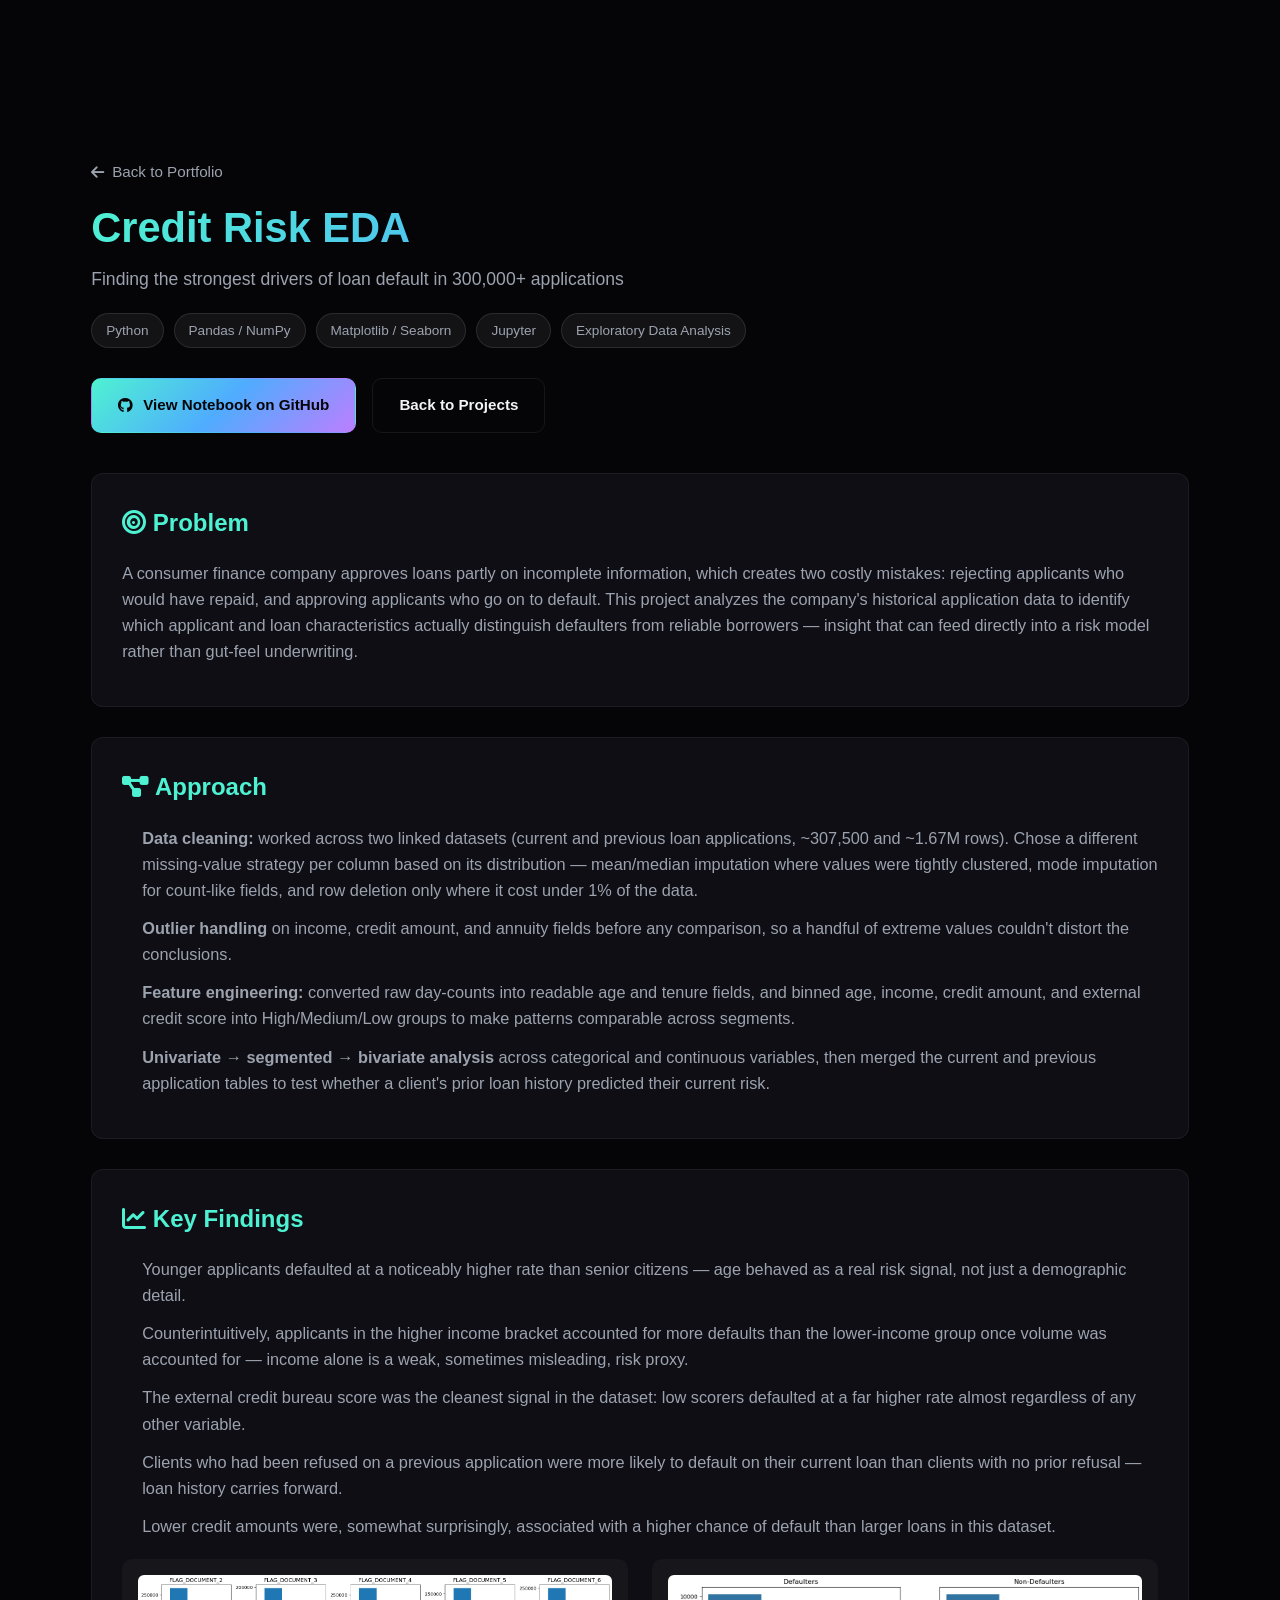
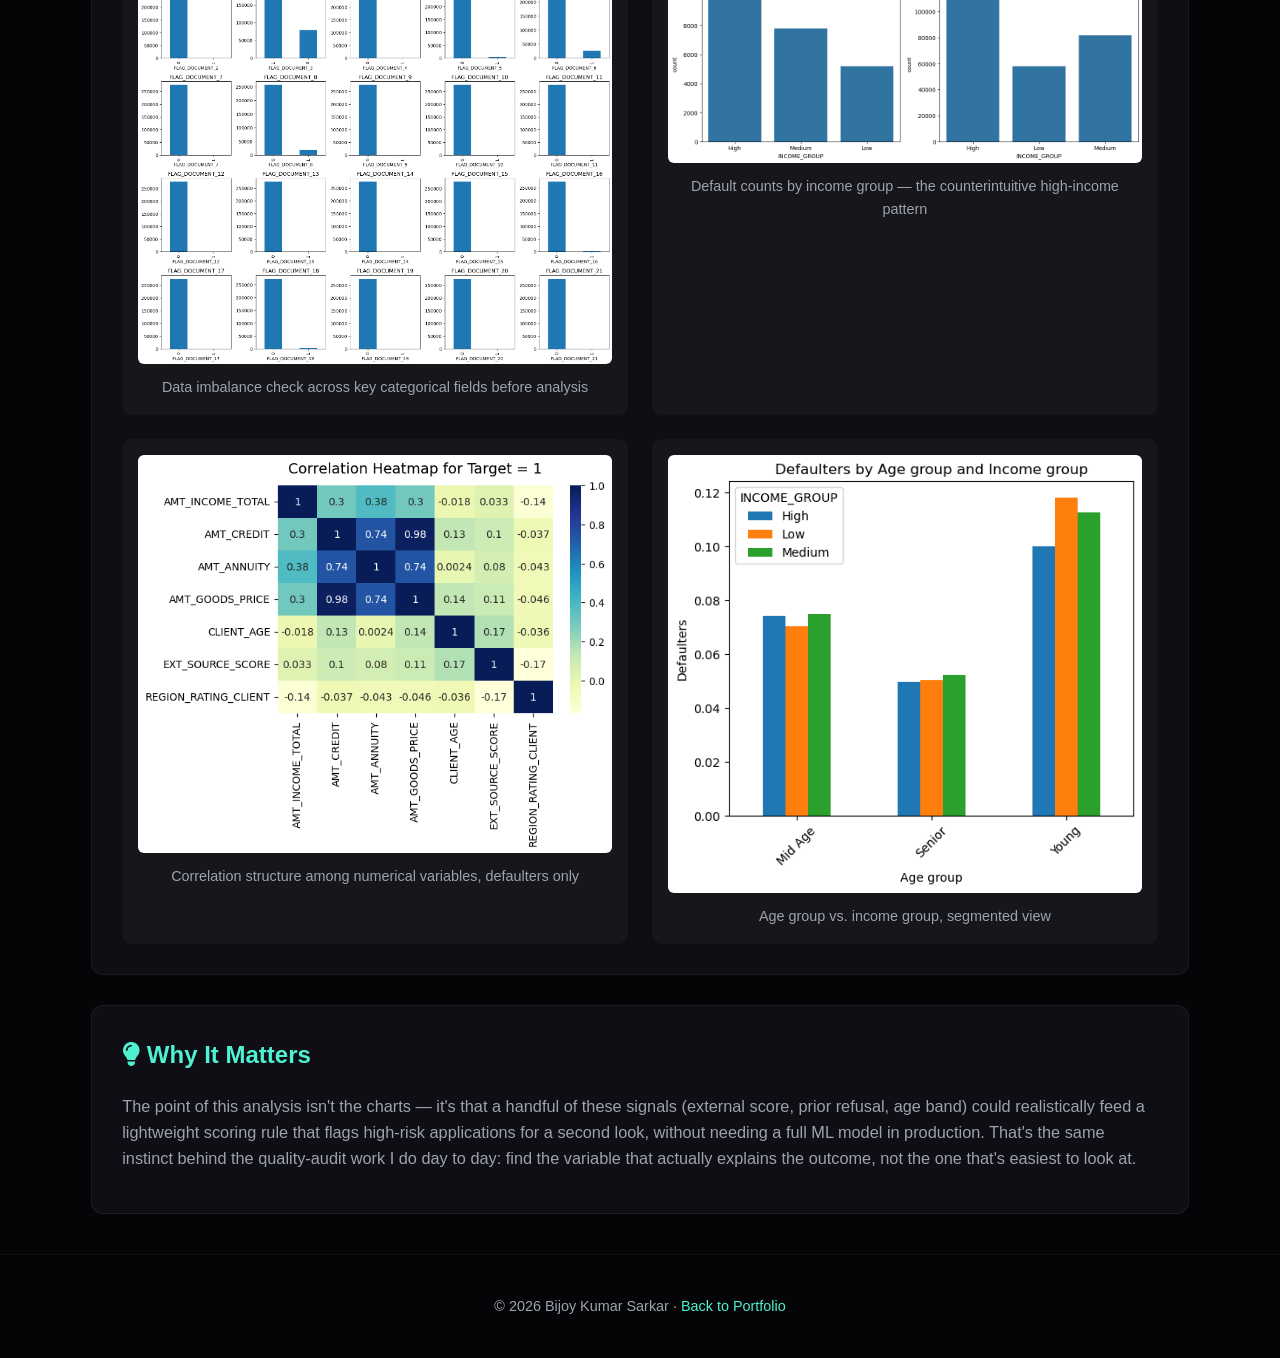
<file: credit-risk-eda.html>
<!DOCTYPE html>
<html lang="en">
<head>
    <meta charset="UTF-8">
    <meta name="viewport" content="width=device-width, initial-scale=1.0">
    <title>Credit Risk EDA Case Study | Bijoy Kumar Sarkar</title>
    <meta name="description" content="Exploratory data analysis on a 300,000+ row loan application dataset to identify the strongest drivers of loan default, by Bijoy Kumar Sarkar.">
    <meta name="robots" content="index, follow">
    <link rel="icon" type="image/png" href="favicon.png">
    <link rel="stylesheet" href="style.css">
    <link rel="stylesheet" type="text/css" href="https://cdnjs.cloudflare.com/ajax/libs/font-awesome/6.4.0/css/all.min.css">
    <style>
        .case-hero { padding: 160px 0 40px 0; }
        .case-badge-row { display: flex; flex-wrap: wrap; gap: 10px; margin: 20px 0 30px 0; }
        .case-badge { background: rgba(255,255,255,0.06); border: 1px solid rgba(255,255,255,0.1); color: var(--text-secondary); padding: 6px 14px; border-radius: 20px; font-size: 0.85rem; }
        .case-block { background: var(--bg-surface); border: 1px solid rgba(255,255,255,0.06); border-radius: 12px; padding: 30px; margin-bottom: 30px; }
        .case-block h2 { font-size: 1.5rem; margin-bottom: 18px; color: var(--neon-cyan); }
        .case-block p, .case-block li { color: var(--text-secondary); font-size: 1.02rem; margin-bottom: 12px; }
        .case-block ul { padding-left: 20px; }
        .case-block li::marker { color: var(--neon-purple); }
        .chart-grid { display: grid; grid-template-columns: 1fr 1fr; gap: 24px; margin-top: 20px; }
        .chart-card { background: rgba(255,255,255,0.03); border-radius: 10px; padding: 16px; text-align: center; }
        .chart-card img { max-width: 100%; border-radius: 6px; margin-bottom: 12px; background: #fff; }
        .chart-card span { color: var(--text-secondary); font-size: 0.9rem; display: block; }
        @media (max-width: 800px) { .chart-grid { grid-template-columns: 1fr; } }
        .back-link { display: inline-flex; align-items: center; gap: 8px; color: var(--text-secondary); margin-bottom: 20px; font-size: 0.95rem; }
        .back-link:hover { color: var(--neon-cyan); }
    </style>
</head>
<body style="background:#050508;">
    <main style="margin-top:0;">
        <section class="case-hero">
            <a href="index.html#projects" class="back-link"><i class="fa-solid fa-arrow-left"></i> Back to Portfolio</a>
            <h1 class="gradient-headline" style="font-size: 2.6rem;">Credit Risk EDA</h1>
            <p class="subtitle" style="font-size:1.1rem;">Finding the strongest drivers of loan default in 300,000+ applications</p>

            <div class="case-badge-row">
                <span class="case-badge">Python</span>
                <span class="case-badge">Pandas / NumPy</span>
                <span class="case-badge">Matplotlib / Seaborn</span>
                <span class="case-badge">Jupyter</span>
                <span class="case-badge">Exploratory Data Analysis</span>
            </div>

            <div class="hero-cta-group">
                <a href="https://github.com/bijoykrsarkar/credit-risk-eda" target="_blank" rel="noopener noreferrer" class="cta-button primary"><i class="fa-brands fa-github"></i> View Notebook on GitHub</a>
                <a href="index.html#projects" class="cta-button secondary">Back to Projects</a>
            </div>
        </section>

        <section class="case-block scroll-reveal active">
            <h2><i class="fa-solid fa-bullseye"></i> Problem</h2>
            <p>A consumer finance company approves loans partly on incomplete information, which creates two costly mistakes: rejecting applicants who would have repaid, and approving applicants who go on to default. This project analyzes the company's historical application data to identify which applicant and loan characteristics actually distinguish defaulters from reliable borrowers &mdash; insight that can feed directly into a risk model rather than gut-feel underwriting.</p>
        </section>

        <section class="case-block scroll-reveal active">
            <h2><i class="fa-solid fa-diagram-project"></i> Approach</h2>
            <ul>
                <li><strong>Data cleaning:</strong> worked across two linked datasets (current and previous loan applications, ~307,500 and ~1.67M rows). Chose a different missing-value strategy per column based on its distribution &mdash; mean/median imputation where values were tightly clustered, mode imputation for count-like fields, and row deletion only where it cost under 1% of the data.</li>
                <li><strong>Outlier handling</strong> on income, credit amount, and annuity fields before any comparison, so a handful of extreme values couldn't distort the conclusions.</li>
                <li><strong>Feature engineering:</strong> converted raw day-counts into readable age and tenure fields, and binned age, income, credit amount, and external credit score into High/Medium/Low groups to make patterns comparable across segments.</li>
                <li><strong>Univariate &rarr; segmented &rarr; bivariate analysis</strong> across categorical and continuous variables, then merged the current and previous application tables to test whether a client's prior loan history predicted their current risk.</li>
            </ul>
        </section>

        <section class="case-block scroll-reveal active">
            <h2><i class="fa-solid fa-chart-line"></i> Key Findings</h2>
            <ul>
                <li>Younger applicants defaulted at a noticeably higher rate than senior citizens &mdash; age behaved as a real risk signal, not just a demographic detail.</li>
                <li>Counterintuitively, applicants in the higher income bracket accounted for more defaults than the lower-income group once volume was accounted for &mdash; income alone is a weak, sometimes misleading, risk proxy.</li>
                <li>The external credit bureau score was the cleanest signal in the dataset: low scorers defaulted at a far higher rate almost regardless of any other variable.</li>
                <li>Clients who had been refused on a previous application were more likely to default on their current loan than clients with no prior refusal &mdash; loan history carries forward.</li>
                <li>Lower credit amounts were, somewhat surprisingly, associated with a higher chance of default than larger loans in this dataset.</li>
            </ul>

            <div class="chart-grid">
                <div class="chart-card">
                    <img src="credit-chart-imbalance.png" alt="Class imbalance across target, contract type, education, family status and housing type">
                    <span>Data imbalance check across key categorical fields before analysis</span>
                </div>
                <div class="chart-card">
                    <img src="credit-chart-income.png" alt="Defaulters and non-defaulters by income group">
                    <span>Default counts by income group &mdash; the counterintuitive high-income pattern</span>
                </div>
                <div class="chart-card">
                    <img src="credit-chart-correlation.png" alt="Correlation heatmap of numerical variables for defaulters">
                    <span>Correlation structure among numerical variables, defaulters only</span>
                </div>
                <div class="chart-card">
                    <img src="credit-chart-age-income.png" alt="Heatmap of age group against income group">
                    <span>Age group vs. income group, segmented view</span>
                </div>
            </div>
        </section>

        <section class="case-block scroll-reveal active">
            <h2><i class="fa-solid fa-lightbulb"></i> Why It Matters</h2>
            <p>The point of this analysis isn't the charts &mdash; it's that a handful of these signals (external score, prior refusal, age band) could realistically feed a lightweight scoring rule that flags high-risk applications for a second look, without needing a full ML model in production. That's the same instinct behind the quality-audit work I do day to day: find the variable that actually explains the outcome, not the one that's easiest to look at.</p>
        </section>
    </main>
    <footer style="text-align:center; padding: 40px 0; color: var(--text-secondary); font-size: 0.9rem;">
        <p>&copy; 2026 Bijoy Kumar Sarkar &middot; <a href="index.html" style="color: var(--neon-cyan);">Back to Portfolio</a></p>
    </footer>
</body>
</html>
</file>
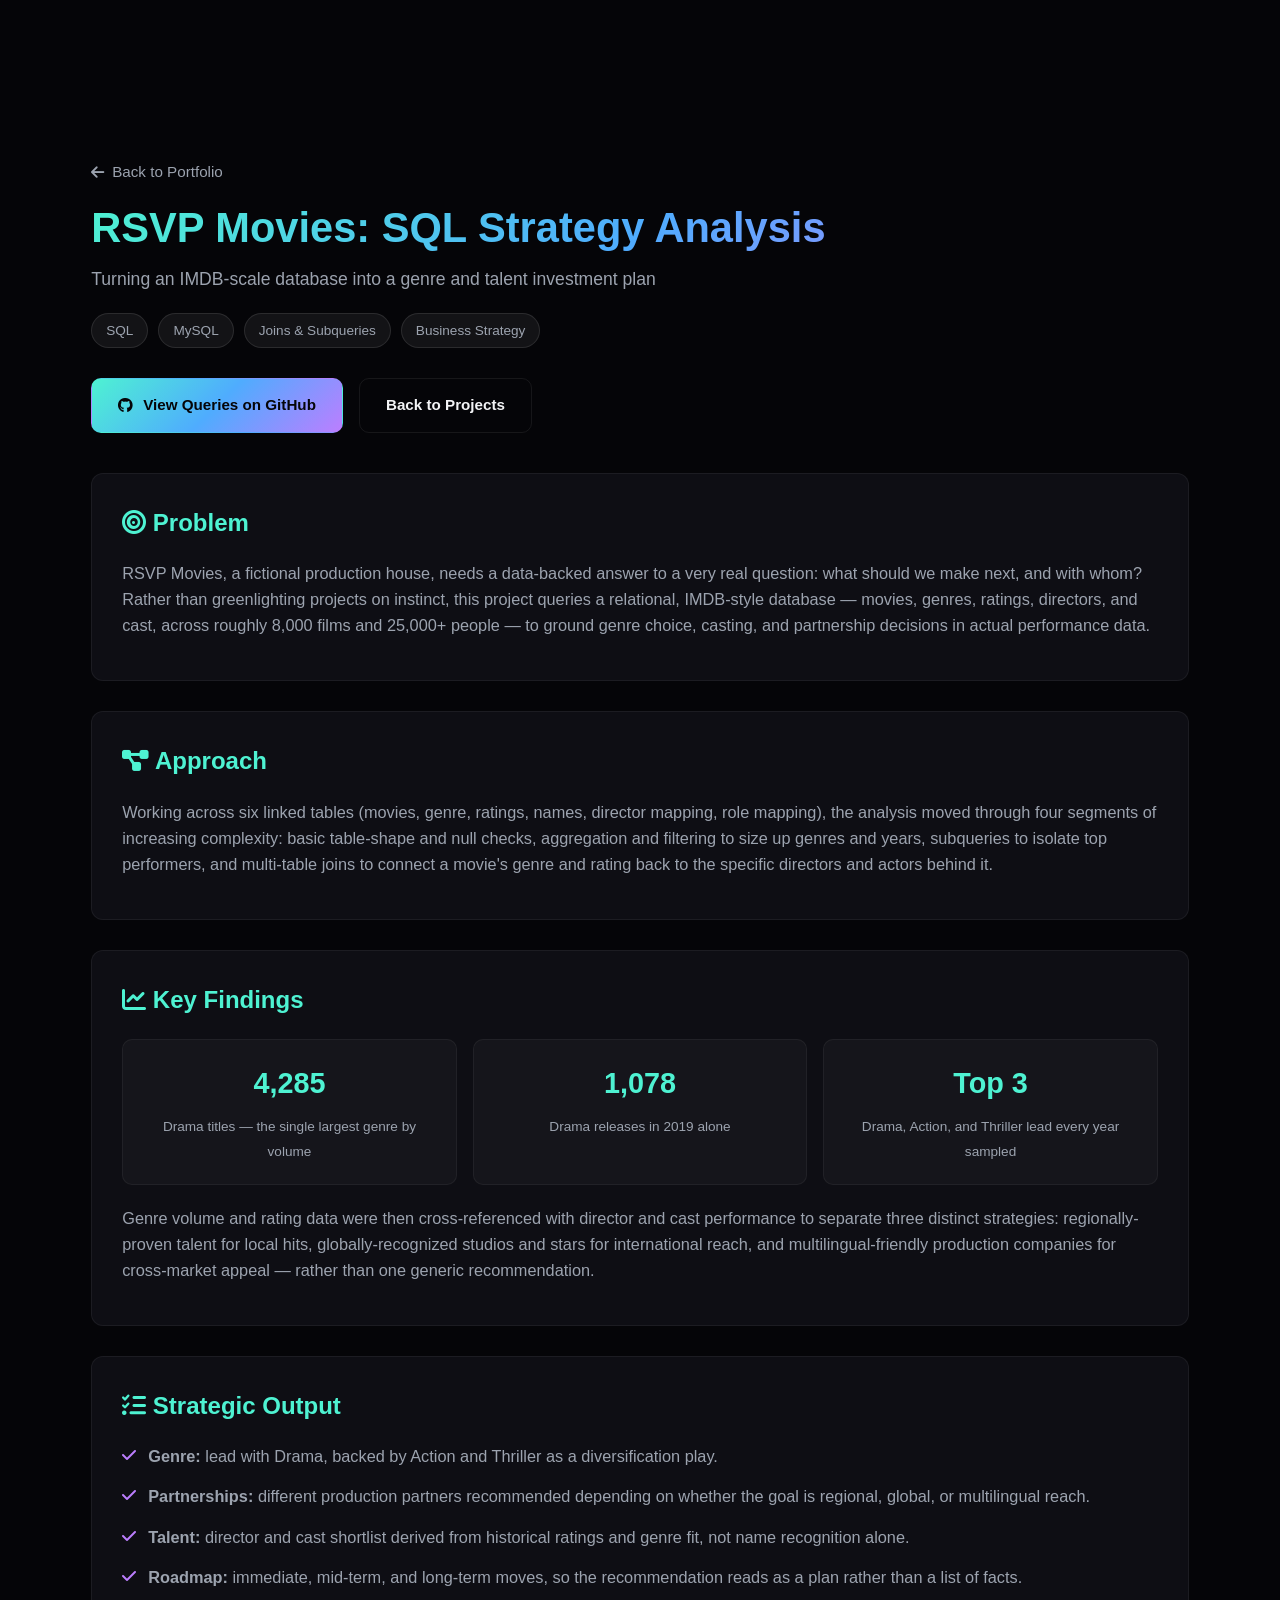
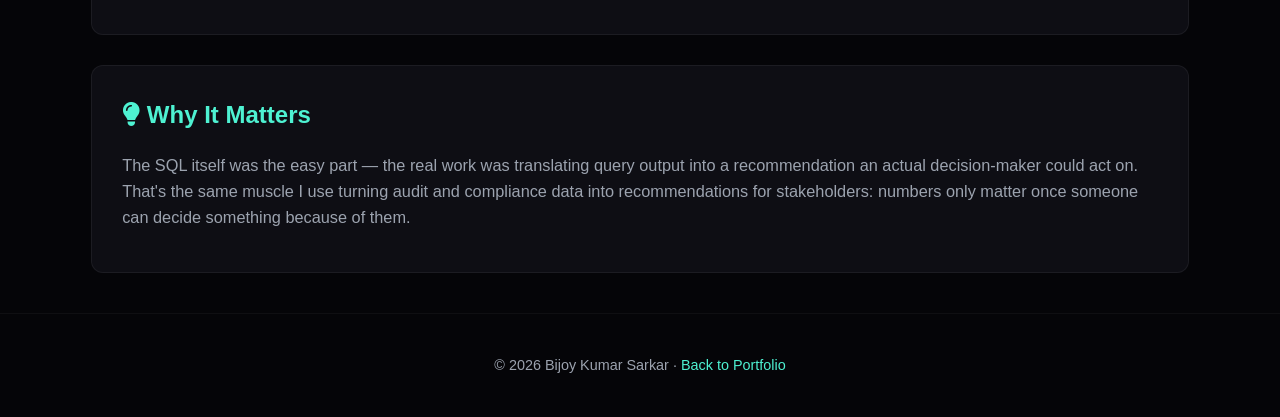
<file: rsvp-movies-analysis.html>
<!DOCTYPE html>
<html lang="en">
<head>
    <meta charset="UTF-8">
    <meta name="viewport" content="width=device-width, initial-scale=1.0">
    <title>RSVP Movies SQL Analysis | Bijoy Kumar Sarkar</title>
    <meta name="description" content="SQL analysis of an IMDB-scale movie database to build a genre, talent, and partnership strategy for a production house, by Bijoy Kumar Sarkar.">
    <meta name="robots" content="index, follow">
    <link rel="icon" type="image/png" href="favicon.png">
    <link rel="stylesheet" href="style.css">
    <link rel="stylesheet" type="text/css" href="https://cdnjs.cloudflare.com/ajax/libs/font-awesome/6.4.0/css/all.min.css">
    <style>
        .case-hero { padding: 160px 0 40px 0; }
        .case-badge-row { display: flex; flex-wrap: wrap; gap: 10px; margin: 20px 0 30px 0; }
        .case-badge { background: rgba(255,255,255,0.06); border: 1px solid rgba(255,255,255,0.1); color: var(--text-secondary); padding: 6px 14px; border-radius: 20px; font-size: 0.85rem; }
        .case-block { background: var(--bg-surface); border: 1px solid rgba(255,255,255,0.06); border-radius: 12px; padding: 30px; margin-bottom: 30px; }
        .case-block h2 { font-size: 1.5rem; margin-bottom: 18px; color: var(--neon-cyan); }
        .case-block p, .case-block li { color: var(--text-secondary); font-size: 1.02rem; margin-bottom: 12px; }
        .case-block ul { padding-left: 20px; }
        .case-block li::marker { color: var(--neon-purple); }
        .stat-grid { display: grid; grid-template-columns: repeat(3, 1fr); gap: 16px; margin: 20px 0; }
        .stat-card { background: rgba(255,255,255,0.03); border-radius: 10px; padding: 20px; text-align: center; border: 1px solid rgba(255,255,255,0.05); }
        .stat-card h3 { font-size: 1.8rem; color: var(--neon-cyan); margin-bottom: 6px; }
        .stat-card span { color: var(--text-secondary); font-size: 0.85rem; }
        @media (max-width: 800px) { .stat-grid { grid-template-columns: 1fr 1fr; } }
        .rec-row { display: flex; gap: 12px; margin-bottom: 14px; align-items: flex-start; }
        .rec-row i { color: var(--neon-purple); margin-top: 4px; }
        .back-link { display: inline-flex; align-items: center; gap: 8px; color: var(--text-secondary); margin-bottom: 20px; font-size: 0.95rem; }
        .back-link:hover { color: var(--neon-cyan); }
    </style>
</head>
<body style="background:#050508;">
    <main style="margin-top:0;">
        <section class="case-hero">
            <a href="index.html#projects" class="back-link"><i class="fa-solid fa-arrow-left"></i> Back to Portfolio</a>
            <h1 class="gradient-headline" style="font-size: 2.6rem;">RSVP Movies: SQL Strategy Analysis</h1>
            <p class="subtitle" style="font-size:1.1rem;">Turning an IMDB-scale database into a genre and talent investment plan</p>

            <div class="case-badge-row">
                <span class="case-badge">SQL</span>
                <span class="case-badge">MySQL</span>
                <span class="case-badge">Joins &amp; Subqueries</span>
                <span class="case-badge">Business Strategy</span>
            </div>

            <div class="hero-cta-group">
                <a href="https://github.com/bijoykrsarkar/rsvp-movies-sql-analysis" target="_blank" rel="noopener noreferrer" class="cta-button primary"><i class="fa-brands fa-github"></i> View Queries on GitHub</a>
                <a href="index.html#projects" class="cta-button secondary">Back to Projects</a>
            </div>
        </section>

        <section class="case-block scroll-reveal active">
            <h2><i class="fa-solid fa-bullseye"></i> Problem</h2>
            <p>RSVP Movies, a fictional production house, needs a data-backed answer to a very real question: what should we make next, and with whom? Rather than greenlighting projects on instinct, this project queries a relational, IMDB-style database &mdash; movies, genres, ratings, directors, and cast, across roughly 8,000 films and 25,000+ people &mdash; to ground genre choice, casting, and partnership decisions in actual performance data.</p>
        </section>

        <section class="case-block scroll-reveal active">
            <h2><i class="fa-solid fa-diagram-project"></i> Approach</h2>
            <p>Working across six linked tables (movies, genre, ratings, names, director mapping, role mapping), the analysis moved through four segments of increasing complexity: basic table-shape and null checks, aggregation and filtering to size up genres and years, subqueries to isolate top performers, and multi-table joins to connect a movie's genre and rating back to the specific directors and actors behind it.</p>
        </section>

        <section class="case-block scroll-reveal active">
            <h2><i class="fa-solid fa-chart-line"></i> Key Findings</h2>
            <div class="stat-grid">
                <div class="stat-card"><h3>4,285</h3><span>Drama titles &mdash; the single largest genre by volume</span></div>
                <div class="stat-card"><h3>1,078</h3><span>Drama releases in 2019 alone</span></div>
                <div class="stat-card"><h3>Top 3</h3><span>Drama, Action, and Thriller lead every year sampled</span></div>
            </div>
            <p>Genre volume and rating data were then cross-referenced with director and cast performance to separate three distinct strategies: regionally-proven talent for local hits, globally-recognized studios and stars for international reach, and multilingual-friendly production companies for cross-market appeal &mdash; rather than one generic recommendation.</p>
        </section>

        <section class="case-block scroll-reveal active">
            <h2><i class="fa-solid fa-list-check"></i> Strategic Output</h2>
            <div class="rec-row"><i class="fa-solid fa-check"></i><p style="margin:0;"><strong>Genre:</strong> lead with Drama, backed by Action and Thriller as a diversification play.</p></div>
            <div class="rec-row"><i class="fa-solid fa-check"></i><p style="margin:0;"><strong>Partnerships:</strong> different production partners recommended depending on whether the goal is regional, global, or multilingual reach.</p></div>
            <div class="rec-row"><i class="fa-solid fa-check"></i><p style="margin:0;"><strong>Talent:</strong> director and cast shortlist derived from historical ratings and genre fit, not name recognition alone.</p></div>
            <div class="rec-row"><i class="fa-solid fa-check"></i><p style="margin:0;"><strong>Roadmap:</strong> immediate, mid-term, and long-term moves, so the recommendation reads as a plan rather than a list of facts.</p></div>
        </section>

        <section class="case-block scroll-reveal active">
            <h2><i class="fa-solid fa-lightbulb"></i> Why It Matters</h2>
            <p>The SQL itself was the easy part &mdash; the real work was translating query output into a recommendation an actual decision-maker could act on. That's the same muscle I use turning audit and compliance data into recommendations for stakeholders: numbers only matter once someone can decide something because of them.</p>
        </section>
    </main>
    <footer style="text-align:center; padding: 40px 0; color: var(--text-secondary); font-size: 0.9rem;">
        <p>&copy; 2026 Bijoy Kumar Sarkar &middot; <a href="index.html" style="color: var(--neon-cyan);">Back to Portfolio</a></p>
    </footer>
</body>
</html>
</file>
<file: style.css>
/* ==========================================================================
   BIJOY KUMAR SARKAR — PORTFOLIO
   Design tokens are kept stable across index.html, credit-risk-eda.html and
   rsvp-movies-analysis.html — do not rename --neon-cyan / --neon-purple /
   --neon-gradient / --bg-surface / --text-secondary, the case-study pages
   reference them directly.
   ========================================================================== */

:root {
    --bg-void: #050508;
    --bg-surface: #0e0e14;
    --bg-surface-alt: #12121a;
    --border-soft: rgba(255, 255, 255, 0.07);
    --border-softer: rgba(255, 255, 255, 0.04);
    --text-primary: #f3f4f6;
    --text-secondary: #9ca3af;
    --neon-cyan: #4ef2d2;
    --neon-purple: #bc7eff;
    --neon-blue: #4facfe;
    --neon-gradient: linear-gradient(135deg, #4ef2d2 0%, #4facfe 50%, #bc7eff 100%);
    --shadow-glow: 0 0 20px rgba(78, 242, 210, 0.25);
    --font-display: 'Space Grotesk', sans-serif;
    --font-body: 'Inter', -apple-system, BlinkMacSystemFont, 'Segoe UI', sans-serif;
    --font-mono: 'JetBrains Mono', 'SFMono-Regular', Consolas, monospace;
}

/* ============ RESET & BASE ============ */
* { margin: 0; padding: 0; box-sizing: border-box; }
html { scroll-behavior: smooth; font-size: 100%; }
body {
    background: var(--bg-void);
    color: var(--text-primary);
    font-family: var(--font-body);
    line-height: 1.6;
    overflow-x: hidden;
    -webkit-font-smoothing: antialiased;
    -webkit-tap-highlight-color: transparent;
}
a, button { touch-action: manipulation; }
h1, h2, h3 { font-family: var(--font-display); font-weight: 700; }
a { color: inherit; text-decoration: none; }
img { max-width: 100%; display: block; }
ul { list-style: none; }
button { font-family: inherit; background: none; border: none; }

::selection { background: rgba(78, 242, 210, 0.25); color: #fff; }

a:focus-visible, button:focus-visible, input:focus-visible {
    outline: 2px solid var(--neon-cyan);
    outline-offset: 3px;
    border-radius: 4px;
}

.skip-link {
    position: absolute;
    left: -999px; top: auto;
    background: var(--neon-cyan);
    color: #050508;
    padding: 12px 22px;
    border-radius: 8px;
    z-index: 10006;
    font-weight: 600;
}
.skip-link:focus { left: 20px; top: 20px; }

/* ============ PRELOADER ============ */
.preloader {
    position: fixed; inset: 0; z-index: 10002;
    background: var(--bg-void);
    display: flex; flex-direction: column; align-items: center; justify-content: center;
    gap: 14px;
    transition: opacity 0.5s ease, visibility 0.5s ease;
}
.preloader-mark {
    font-family: var(--font-mono);
    font-size: 0.8rem;
    letter-spacing: 6px;
    color: var(--text-secondary);
}
.preloader-count {
    font-family: var(--font-display);
    font-size: 3rem;
    font-weight: 600;
    color: var(--text-primary);
    font-variant-numeric: tabular-nums;
}
.preloader.done { opacity: 0; visibility: hidden; pointer-events: none; }

.battery-shell { display: flex; align-items: center; gap: 5px; position: relative; }
.battery-body {
    width: 92px; height: 40px; padding: 4px;
    border: 3px solid var(--text-secondary); border-radius: 9px;
    overflow: hidden;
}
.battery-fill {
    height: 100%; width: 0%; border-radius: 4px;
    background: var(--neon-gradient);
    box-shadow: 0 0 14px rgba(78, 242, 210, 0.55);
    transition: width 0.4s ease;
}
.battery-nub { width: 7px; height: 16px; background: var(--text-secondary); border-radius: 0 4px 4px 0; }
.battery-bolt {
    position: absolute; left: 50%; top: 50%; transform: translate(-50%, -50%) scale(1);
    color: #fff; font-size: 1.1rem; opacity: 0;
    text-shadow: 0 0 10px var(--neon-cyan);
    transition: opacity 0.15s ease, transform 0.15s ease;
}
.battery-bolt.flash { opacity: 1; transform: translate(-50%, -50%) scale(1.3); }

.preloader-welcome {
    font-family: var(--font-display); font-size: 1.05rem; color: var(--text-secondary);
    opacity: 0; transform: translateY(6px);
    transition: opacity 0.4s ease, transform 0.4s ease;
}
.preloader-welcome.show { opacity: 1; transform: translateY(0); }

/* ============ CUSTOM CURSOR ============ */
.cursor-dot, .cursor-outline { display: none; }
@media (pointer: fine) {
    body, a, button, .nav-item, .cta-button, .stack-pill { cursor: none; }
    .cursor-dot, .cursor-outline {
        display: block; position: fixed; top: 0; left: 0;
        transform: translate(-50%, -50%);
        border-radius: 50%; z-index: 10000; pointer-events: none;
    }
    .cursor-dot { width: 8px; height: 8px; background-color: var(--neon-cyan); }
    .cursor-outline {
        width: 40px; height: 40px; border: 1px solid var(--neon-purple);
        transition: width 0.2s ease-out, height 0.2s ease-out, background-color 0.2s ease-out;
    }
    .cursor-outline.hovering {
        width: 60px; height: 60px;
        background-color: rgba(188, 126, 255, 0.15);
        border-color: var(--neon-cyan);
    }
}

/* ============ SCROLL PROGRESS ============ */
.scroll-progress-container { position: fixed; top: 0; left: 0; width: 100%; height: 3px; z-index: 10001; }
.scroll-progress-bar { height: 100%; width: 0%; background: var(--neon-gradient); box-shadow: var(--shadow-glow); border-radius: 0 2px 2px 0; }

/* ============ STARFIELD BACKGROUND ============ */
.stars-container { position: fixed; inset: 0; z-index: 0; pointer-events: none; }
#stars-canvas { width: 100%; height: 100%; display: block; }

/* ============ HEADER / NAV ============ */
header#main-header {
    position: fixed; top: 0; left: 0; width: 100%; z-index: 999;
    padding: max(26px, env(safe-area-inset-top)) 4% 26px;
    display: flex; justify-content: center;
    transition: padding 0.3s ease, background 0.3s ease, backdrop-filter 0.3s ease, border-color 0.3s ease;
    border-bottom: 1px solid transparent;
}
header#main-header.scrolled {
    padding: 16px 4%;
    background: rgba(5, 5, 8, 0.85);
    backdrop-filter: blur(14px);
    -webkit-backdrop-filter: blur(14px);
    border-bottom: 1px solid var(--border-soft);
}
nav { width: 100%; max-width: 1200px; display: flex; justify-content: space-between; align-items: center; }
.creative-logo {
    font-family: var(--font-display); font-weight: 700; font-size: 1.05rem;
    color: var(--text-primary); display: flex; align-items: baseline; gap: 8px;
}
.header-subtitle { font-family: var(--font-mono); font-size: 0.72rem; color: var(--text-secondary); font-weight: 400; }
.nav-links { display: flex; gap: 34px; }
.nav-item { color: var(--text-secondary); font-size: 0.92rem; font-weight: 500; transition: color 0.25s ease; }
.nav-item:hover { color: var(--text-primary); }
.hamburger {
    display: none; color: var(--text-primary); font-size: 1.3rem; cursor: pointer;
    width: 44px; height: 44px; align-items: center; justify-content: center;
}

/* ============ FLOATING SOCIAL SIDEBAR ============ */
.floating-social-sidebar {
    position: fixed; right: 26px; top: 50%; transform: translateY(-50%);
    display: flex; flex-direction: column; gap: 14px; z-index: 998;
}
.social-icon {
    width: 46px; height: 46px; border-radius: 50%;
    background: var(--bg-surface); border: 1px solid var(--border-soft);
    display: flex; align-items: center; justify-content: center;
    color: var(--text-secondary); font-size: 1.15rem;
    transition: all 0.3s ease;
}
.social-icon.whatsapp:hover { background: #25D366; color: #fff; border-color: #25D366; }
.social-icon.linkedin:hover { background: #0A66C2; color: #fff; border-color: #0A66C2; }
.social-icon.github:hover { background: #fff; color: #111; border-color: #fff; }
.social-icon.email:hover { background: var(--neon-purple); color: #fff; border-color: var(--neon-purple); }

/* ============ BUTTONS ============ */
.cta-button {
    display: inline-flex; align-items: center; gap: 10px;
    padding: 14px 26px; border-radius: 10px;
    font-size: 0.95rem; font-weight: 600; font-family: var(--font-body);
    border: 1px solid transparent; cursor: pointer;
    transition: transform 0.25s ease, box-shadow 0.25s ease, background 0.25s ease, color 0.25s ease, border-color 0.25s ease;
}
.cta-button.primary { background: var(--neon-gradient); color: #050508; }
.cta-button.primary:hover { transform: translateY(-3px); box-shadow: 0 12px 30px rgba(78, 242, 210, 0.25); }
.cta-button.secondary { background: transparent; border-color: var(--border-soft); color: var(--text-primary); }
.cta-button.secondary:hover { border-color: var(--neon-cyan); color: var(--neon-cyan); transform: translateY(-3px); }
.hero-cta-group { display: flex; gap: 16px; flex-wrap: wrap; }

/* Shine sweep on hover (used sparingly — cards + primary CTA) */
.card-animation { position: relative; overflow: hidden; }
.card-animation::before {
    content: ''; position: absolute; top: 0; left: -100%;
    width: 50%; height: 100%;
    background: linear-gradient(to right, transparent, rgba(255,255,255,0.06), transparent);
    transform: skewX(-25deg);
    transition: left 0.7s ease; z-index: 1; pointer-events: none;
}
.card-animation:hover::before { left: 200%; }

/* "Techie" hover treatment: rotating gradient ring + scanner corner brackets.
   Calm at rest, activates on hover/focus so the resting page stays clean. */
.tech-card {
    position: relative;
    isolation: isolate;
}
.tech-card::before {
    content: '';
    position: absolute; inset: 0;
    border-radius: inherit;
    padding: 1px;
    background: conic-gradient(from 0deg, var(--neon-cyan), var(--neon-purple), var(--neon-blue), var(--neon-cyan));
    -webkit-mask: linear-gradient(#fff 0 0) content-box, linear-gradient(#fff 0 0);
    -webkit-mask-composite: xor;
    mask: linear-gradient(#fff 0 0) content-box, linear-gradient(#fff 0 0);
    mask-composite: exclude;
    opacity: 0;
    transition: opacity 0.4s ease;
    animation: tech-spin 3.5s linear infinite;
    animation-play-state: paused;
    pointer-events: none;
    z-index: 0;
}
.tech-card::after {
    content: '';
    position: absolute; inset: 10px;
    background-image:
        linear-gradient(var(--neon-cyan), var(--neon-cyan)),
        linear-gradient(var(--neon-cyan), var(--neon-cyan)),
        linear-gradient(var(--neon-cyan), var(--neon-cyan)),
        linear-gradient(var(--neon-cyan), var(--neon-cyan));
    background-size: 14px 2px, 2px 14px, 14px 2px, 2px 14px;
    background-position: top left, top left, bottom right, bottom right;
    background-repeat: no-repeat;
    opacity: 0;
    transition: opacity 0.35s ease;
    pointer-events: none;
    z-index: 0;
}
.tech-card:hover::before, .tech-card:focus-visible::before { opacity: 1; animation-play-state: running; }
.tech-card:hover::after, .tech-card:focus-visible::after { opacity: 0.8; }
.tech-card > * { position: relative; z-index: 1; }
@keyframes tech-spin { to { transform: rotate(360deg); } }

/* Scroll-triggered underline accent under each section eyebrow */
.eyebrow { position: relative; display: inline-block; padding-bottom: 10px; }
.eyebrow::after {
    content: ''; position: absolute; left: 0; bottom: 0;
    height: 2px; width: 0;
    background: var(--neon-gradient);
    transition: width 1s ease 0.2s;
}
.content-block.active .eyebrow::after, .scroll-reveal.active .eyebrow::after { width: 44px; }

/* ============ SHARED TYPE (used on case-study pages too) ============ */
.gradient-headline {
    font-family: var(--font-display); font-weight: 700; line-height: 1.1;
    background: var(--neon-gradient); -webkit-background-clip: text; background-clip: text; color: transparent;
}
.subtitle { color: var(--text-secondary); font-size: 1.1rem; margin: 14px 0 8px; max-width: 60ch; }

/* ============ MAIN LAYOUT ============ */
main { max-width: 1200px; margin: 0 auto; padding: 0 4%; position: relative; z-index: 1; }

/* ============ STICKY HERO LAYOUT ============ */
.sticky-layout {
    display: grid;
    grid-template-columns: 340px 1fr;
    gap: 70px;
    padding-top: 150px;
    align-items: start;
}
.identity-rail {
    position: sticky;
    top: 120px;
    display: flex; flex-direction: column; gap: 18px;
    padding-bottom: 60px;
}
.identity-photo-frame {
    width: 100%; max-width: 230px; aspect-ratio: 1 / 1;
    border-radius: 50%; padding: 4px;
    background: var(--neon-gradient);
    box-shadow: 0 15px 45px rgba(0,0,0,0.5);
    position: relative;
}
.identity-photo-frame::after {
    content: ''; position: absolute; inset: -8px; border-radius: 50%;
    border: 1px solid rgba(78, 242, 210, 0.25);
    animation: ring-pulse 3s ease-in-out infinite;
}
@keyframes ring-pulse {
    0%, 100% { transform: scale(1); opacity: 0.6; }
    50% { transform: scale(1.05); opacity: 0.15; }
}
.identity-photo { width: 100%; height: 100%; border-radius: 50%; object-fit: cover; background: var(--bg-surface); display: block; }

.live-status-badge {
    display: inline-flex; align-items: center; gap: 9px;
    background: rgba(255,255,255,0.05); border: 1px solid var(--border-soft);
    padding: 8px 16px; border-radius: 20px; font-size: 0.82rem; color: var(--text-secondary);
    width: fit-content;
}
.status-dot { width: 8px; height: 8px; border-radius: 50%; background: #2ecc71; box-shadow: 0 0 8px #2ecc71; animation: pulse-dot 2s infinite; flex-shrink: 0; }
@keyframes pulse-dot { 0%, 100% { opacity: 1; } 50% { opacity: 0.35; } }

.identity-name { font-size: 1.6rem; line-height: 1.15; }
.identity-role { min-height: 1.5em; }
#role-rotator {
    font-family: var(--font-display); font-size: 1.1rem; font-weight: 600;
    background: var(--neon-gradient); -webkit-background-clip: text; background-clip: text; color: transparent;
    display: inline-block;
    transition: opacity 0.35s ease, transform 0.35s ease;
}
.identity-summary { color: var(--text-secondary); font-size: 0.93rem; line-height: 1.65; max-width: 34ch; }
.identity-cta-group { display: flex; flex-direction: column; gap: 12px; margin-top: 4px; }
.identity-cta-group .cta-button { justify-content: center; width: 100%; padding: 12px 22px; font-size: 0.9rem; }

.vcard-btn {
    display: inline-flex; align-items: center; gap: 8px; justify-content: center;
    background: transparent; border: 1px solid var(--neon-purple); color: var(--neon-purple);
    padding: 10px 18px; border-radius: 8px; font-size: 0.85rem; font-family: inherit;
    cursor: pointer; transition: all 0.3s ease; width: fit-content;
}
.vcard-btn:hover { background: var(--neon-purple); color: #fff; }

.identity-socials { display: flex; gap: 12px; margin-top: 2px; }
.identity-socials a {
    width: 42px; height: 42px; border-radius: 50%;
    display: flex; align-items: center; justify-content: center;
    background: rgba(255,255,255,0.04); border: 1px solid var(--border-soft);
    color: var(--text-secondary); font-size: 0.95rem; transition: all 0.25s ease;
}
.identity-socials a:hover { color: var(--neon-cyan); border-color: var(--neon-cyan); transform: translateY(-3px); }

/* ============ CONTENT COLUMN ============ */
.content-flow { min-width: 0; display: flex; flex-direction: column; gap: 90px; }
.eyebrow {
    font-family: var(--font-mono); font-size: 0.78rem; letter-spacing: 1px;
    color: var(--neon-cyan); margin-bottom: 14px;
}
.lead-paragraph { font-size: 1.1rem; line-height: 1.8; color: var(--text-primary); max-width: 62ch; }
.block-heading { font-size: 1.9rem; margin-bottom: 10px; letter-spacing: -0.01em; }
.block-subheading { color: var(--text-secondary); font-size: 1rem; margin-bottom: 30px; max-width: 58ch; }

/* ============ EXPERIENCE TIMELINE ============ */
.timeline { display: flex; flex-direction: column; gap: 26px; }
.timeline-card {
    background: rgba(14, 14, 20, 0.7);
    backdrop-filter: blur(8px);
    border: 1px solid var(--border-softer);
    padding: 30px; border-radius: 12px;
    transition: transform 0.3s ease, border-color 0.3s ease, box-shadow 0.3s ease;
}
.timeline-card:hover { transform: translateY(-4px); border-color: rgba(188, 126, 255, 0.25); box-shadow: 0 10px 30px rgba(188, 126, 255, 0.06); }
.card-header { display: flex; justify-content: space-between; align-items: flex-start; margin-bottom: 20px; border-bottom: 1px solid var(--border-softer); padding-bottom: 15px; gap: 14px; }
.card-header h3 { font-size: 1.25rem; color: #fff; }
.card-header h4 { color: var(--text-secondary); font-weight: 500; font-family: var(--font-body); margin-top: 4px; font-size: 0.95rem; }
.card-header .client { color: var(--neon-cyan); font-size: 0.9rem; }
.timeline-date {
    background: rgba(79, 172, 254, 0.1); color: var(--neon-cyan);
    padding: 6px 14px; border-radius: 20px; font-size: 0.8rem; font-weight: 600;
    border: 1px solid rgba(78, 242, 210, 0.2); white-space: nowrap;
}
.experience-details { display: flex; flex-direction: column; gap: 12px; color: var(--text-secondary); font-size: 0.95rem; }
.experience-details li { position: relative; padding-left: 20px; line-height: 1.55; }
.experience-details li::before { content: "▹"; position: absolute; left: 0; color: var(--neon-purple); font-weight: bold; }

/* ============ TOOLKIT ============ */
.stack-grid { display: flex; flex-wrap: wrap; gap: 12px; margin-top: 6px; }
.stack-pill {
    display: inline-flex; align-items: center; gap: 9px;
    background: var(--bg-surface); border: 1px solid var(--border-soft);
    padding: 10px 18px; border-radius: 50px; font-size: 0.88rem; font-weight: 500;
    color: var(--text-primary);
    transition: transform 0.25s ease, border-color 0.25s ease, box-shadow 0.25s ease;
}
.stack-pill i { color: var(--neon-purple); font-size: 0.95rem; }
.stack-pill:hover { transform: translateY(-3px); border-color: var(--neon-cyan); box-shadow: 0 8px 20px rgba(78, 242, 210, 0.12); }
.stack-pill--img img { width: 15px; height: 15px; border-radius: 4px; object-fit: contain; }
.stack-footnote { margin-top: 18px; font-size: 0.85rem; color: var(--text-secondary); font-style: italic; }

.radar-block { max-width: 440px; margin: 50px 0 0; }
.radar-block h3 { text-align: center; color: var(--text-secondary); font-size: 0.85rem; font-family: var(--font-mono); letter-spacing: 1.5px; text-transform: uppercase; margin-bottom: 18px; }

.skill-bars { display: flex; flex-direction: column; gap: 16px; }
.skill-bar-row { display: grid; grid-template-columns: 108px 1fr 34px; align-items: center; gap: 12px; }
.skill-bar-label { font-size: 0.85rem; color: var(--text-primary); }
.skill-bar-track { height: 7px; background: rgba(255,255,255,0.07); border-radius: 6px; overflow: hidden; }
.skill-bar-fill {
    --target: 0%;
    height: 100%; width: var(--target); border-radius: 6px;
    background: var(--neon-gradient);
    box-shadow: 0 0 8px rgba(78, 242, 210, 0.35);
    animation: fill-bar 1.3s cubic-bezier(.16,1,.3,1) both;
    animation-delay: 0.15s;
}
@keyframes fill-bar { from { width: 0%; } to { width: var(--target); } }
.skill-bar-value { font-size: 0.78rem; color: var(--text-secondary); text-align: right; font-variant-numeric: tabular-nums; }
@media (max-width: 480px) {
    .skill-bar-row { grid-template-columns: 92px 1fr 30px; gap: 8px; }
    .skill-bar-label { font-size: 0.78rem; }
}

/* ============ APPROACH / PHASE CARDS ============ */
.phase-grid { display: grid; grid-template-columns: repeat(4, 1fr); gap: 18px; margin-top: 6px; }
.phase-card {
    background: var(--bg-surface-alt); border: 1px solid var(--border-soft);
    border-left: 2px solid var(--neon-cyan);
    border-radius: 8px; padding: 26px 22px;
}
.phase-tag { display: block; font-family: var(--font-mono); font-size: 0.72rem; color: var(--neon-cyan); margin-bottom: 14px; }
.phase-card h3 { font-size: 1.1rem; margin-bottom: 10px; }
.phase-card p { color: var(--text-secondary); font-size: 0.88rem; line-height: 1.6; }

/* ============ PROJECTS ============ */
.project-grid-v2 { display: grid; grid-template-columns: repeat(3, 1fr); gap: 22px; margin-top: 6px; }
.project-card-v2 {
    background: linear-gradient(135deg, rgba(14,14,20,0.85) 0%, rgba(22,22,34,0.85) 100%);
    border: 1px solid var(--border-softer); border-radius: 14px; padding: 30px;
    display: flex; flex-direction: column; gap: 12px;
    position: relative; overflow: hidden;
    transition: transform 0.35s ease, border-color 0.35s ease, box-shadow 0.35s ease;
}
.project-card-v2:hover { transform: translateY(-6px); border-color: rgba(78, 242, 210, 0.3); box-shadow: 0 20px 40px rgba(0,0,0,0.45); }
.project-card-v2.backend-card:hover { border-color: rgba(188, 126, 255, 0.3); }
.project-card-v2--static { cursor: default; }
.project-card-v2--static:hover { transform: none; box-shadow: none; border-color: var(--border-softer); }
.project-tag { font-family: var(--font-mono); font-size: 0.72rem; color: var(--text-secondary); letter-spacing: 1px; }
.project-card-v2 h3 { font-size: 1.2rem; }
.project-card-v2 p { color: var(--text-secondary); font-size: 0.9rem; line-height: 1.6; flex-grow: 1; }
.project-tech { display: flex; flex-wrap: wrap; gap: 8px; }
.project-tech span { font-size: 0.72rem; padding: 4px 10px; border-radius: 20px; background: rgba(255,255,255,0.05); color: var(--text-secondary); }
.project-link { color: var(--neon-cyan); font-weight: 600; font-size: 0.88rem; display: inline-flex; align-items: center; gap: 8px; transition: gap 0.2s ease; margin-top: 4px; }
.project-card-v2:hover .project-link { gap: 12px; }
.backend-card .project-link { color: var(--neon-purple); }
.project-link--muted { color: var(--text-secondary); }

/* ============ IMPACT / STAT COUNTERS ============ */
.impact-section { padding: 70px 0; text-align: center; }
.impact-section .eyebrow { justify-content: center; display: flex; }
.stats-counter-grid { display: grid; grid-template-columns: repeat(4, 1fr); gap: 20px; margin-top: 10px; }
.stat-counter-card { padding: 32px 16px; background: var(--bg-surface); border: 1px solid var(--border-soft); border-radius: 12px; }
.stat-counter-card h3 { font-size: 2.4rem; font-weight: 700; }
.stat-number { font-variant-numeric: tabular-nums; }
.stat-suffix { font-size: 1.3rem; color: var(--neon-cyan); font-family: var(--font-display); font-weight: 700; }
.stat-label { color: var(--text-secondary); font-size: 0.85rem; margin-top: 8px; }

/* ============ CLOSING CTA ============ */
.closing-cta-section { padding: 20px 0 60px; }
.cta-banner {
    background: linear-gradient(135deg, rgba(78,242,210,0.06), rgba(188,126,255,0.06));
    border: 1px solid var(--border-soft); border-radius: 20px; padding: 60px;
}
.cta-badge {
    display: inline-flex; align-items: center; gap: 9px; font-size: 0.85rem; color: var(--text-secondary);
    background: rgba(255,255,255,0.05); border: 1px solid var(--border-soft);
    padding: 7px 16px; border-radius: 20px; margin-bottom: 24px;
}
.cta-banner h2 { font-size: 2.4rem; margin-bottom: 16px; }
.cta-banner > p { color: var(--text-secondary); max-width: 60ch; margin-bottom: 40px; font-size: 1.03rem; line-height: 1.6; }
.contact-details { display: flex; flex-direction: column; gap: 22px; max-width: 480px; margin-bottom: 40px; }
.contact-row { display: flex; align-items: flex-start; gap: 18px; }
.highlight-icon {
    background: rgba(188, 126, 255, 0.1); color: var(--neon-purple);
    width: 42px; height: 42px; border-radius: 8px;
    display: flex; justify-content: center; align-items: center; flex-shrink: 0;
}
.contact-row h5 { font-size: 0.95rem; color: #fff; margin-bottom: 3px; font-family: var(--font-body); }
.contact-row a { color: var(--text-secondary); font-size: 1rem; transition: color 0.2s ease; word-break: break-word; }
.contact-row a:hover { color: var(--neon-cyan); }
.cta-actions { display: flex; gap: 16px; flex-wrap: wrap; }

.github-stats-block { text-align: center; margin-top: 50px; }
.github-stats-block img { max-width: 100%; border-radius: 10px; }
.github-stats-block img.hidden { display: none; }
.github-stats-block p { color: var(--text-secondary); font-size: 0.8rem; margin-top: 10px; }
.github-fallback-link { color: var(--neon-cyan); }
.github-stats-fallback {
    display: none; flex-direction: column; align-items: center; gap: 14px;
    max-width: 340px; margin: 0 auto; padding: 32px 24px;
    background: var(--bg-surface); border: 1px solid var(--border-soft); border-radius: 14px;
}
.github-stats-fallback.show { display: flex; }
.github-stats-fallback i { font-size: 1.8rem; color: var(--text-secondary); }
.github-stats-fallback p { color: var(--text-secondary); font-size: 0.88rem; margin: 0; }

.closing-wordmark {
    font-weight: 700;
    font-size: clamp(2rem, 8vw, 6.5rem);
    text-align: center;
    margin-top: 80px;
    color: transparent;
    -webkit-text-stroke: 1px rgba(255,255,255,0.15);
    letter-spacing: -0.02em;
    user-select: none;
}

/* ============ FOOTER ============ */
footer { text-align: center; padding: 40px 20px; color: #4b5563; font-size: 0.9rem; border-top: 1px solid var(--border-softer); margin-top: 40px; }

/* ============ BACK TO TOP ============ */
#back-to-top {
    position: fixed; bottom: max(25px, env(safe-area-inset-bottom)); left: 25px; z-index: 998;
    width: 46px; height: 46px; border-radius: 50%;
    background: var(--bg-surface); border: 1px solid var(--border-soft); color: var(--text-secondary);
    display: flex; align-items: center; justify-content: center; cursor: pointer;
    opacity: 0; visibility: hidden; transform: translateY(10px);
    transition: all 0.3s ease;
}
#back-to-top.visible { opacity: 1; visibility: visible; transform: translateY(0); }
#back-to-top:hover { border-color: var(--neon-cyan); color: var(--neon-cyan); }

/* ============ COMMAND PALETTE ============ */
.cmdk-trigger {
    position: fixed; bottom: max(25px, env(safe-area-inset-bottom)); right: 25px; z-index: 9998;
    background: #111118; color: var(--text-secondary);
    border: 1px solid rgba(255,255,255,0.08); border-radius: 30px;
    padding: 12px 18px; display: flex; align-items: center; gap: 8px;
    font-size: 0.85rem; cursor: pointer; box-shadow: 0 4px 20px rgba(0,0,0,0.4);
    transition: all 0.3s ease;
}
.cmdk-trigger:hover { border-color: var(--neon-cyan); color: var(--neon-cyan); box-shadow: 0 0 15px rgba(78,242,210,0.3); }
.cmdk-trigger kbd { background: rgba(255,255,255,0.08); padding: 2px 7px; border-radius: 4px; font-size: 0.75rem; font-family: inherit; }
.cmdk-overlay {
    position: fixed; inset: 0; background: rgba(3,3,8,0.75);
    backdrop-filter: blur(6px); -webkit-backdrop-filter: blur(6px);
    z-index: 10000; display: none; align-items: flex-start; justify-content: center; padding-top: 12vh;
}
.cmdk-overlay.open { display: flex; }
.cmdk-box {
    width: 90%; max-width: 560px; max-height: 70vh;
    background: #0c0c14; border: 1px solid rgba(255,255,255,0.1); border-radius: 14px;
    box-shadow: 0 20px 60px rgba(0,0,0,0.6); overflow: hidden; display: flex; flex-direction: column;
}
.cmdk-input {
    width: 100%; background: transparent; border: none; border-bottom: 1px solid rgba(255,255,255,0.08);
    color: #fff; font-size: 1.05rem; padding: 18px 20px; outline: none; font-family: inherit;
}
.cmdk-list { overflow-y: auto; padding: 8px; }
.cmdk-item { display: flex; align-items: center; gap: 12px; padding: 12px 14px; border-radius: 8px; color: var(--text-secondary); cursor: pointer; font-size: 0.95rem; }
.cmdk-item i { width: 20px; color: var(--neon-purple); }
.cmdk-item.active, .cmdk-item:hover { background: rgba(255,255,255,0.07); color: #fff; }
.cmdk-empty { padding: 24px; text-align: center; color: var(--text-secondary); font-size: 0.9rem; }

/* ============ CLICK BURST ============ */
.click-burst {
    position: fixed; width: 6px; height: 6px; border-radius: 50%;
    background: var(--neon-cyan); pointer-events: none; z-index: 9999; box-shadow: 0 0 6px var(--neon-cyan);
}

/* ============ SCROLL REVEAL ============ */
.scroll-reveal { opacity: 0; transform: translateY(30px); transition: opacity 0.8s ease-out, transform 0.8s ease-out; }
.scroll-reveal.active { opacity: 1; transform: translateY(0); }

/* ==========================================================================
   RESPONSIVE
   ========================================================================== */
@media (max-width: 1180px) {
    .sticky-layout { grid-template-columns: 300px 1fr; gap: 50px; }
    .phase-grid, .project-grid-v2 { grid-template-columns: repeat(2, 1fr); }
}

@media (max-width: 968px) {
    header#main-header, header#main-header.scrolled { padding: 15px 4%; background: rgba(5,5,8,0.9); backdrop-filter: blur(12px); }
    .hamburger { display: block; }
    .nav-links {
        display: none; position: fixed; top: 68px; left: 0; width: 100%;
        flex-direction: column; text-align: center; gap: 20px; padding: 24px 0;
        background: var(--bg-void); border-bottom: 1px solid var(--border-soft);
    }
    .nav-links.active { display: flex; animation: fadeInDown 0.3s ease forwards; }
    @keyframes fadeInDown { from { opacity: 0; transform: translateY(-10px); } to { opacity: 1; transform: translateY(0); } }
    .nav-item { font-size: 1.05rem; display: block; padding: 10px 0; }

    .floating-social-sidebar { display: none; }

    .sticky-layout { grid-template-columns: 1fr; gap: 50px; padding-top: 120px; }
    .identity-rail { position: static; flex-direction: row; flex-wrap: wrap; align-items: center; padding-bottom: 0; }
    .identity-photo-frame { width: 100px; max-width: 100px; aspect-ratio: 1; border-radius: 50%; }
    .identity-photo-frame::after { inset: -6px; }
    .identity-photo { border-radius: 50%; }
    .identity-name, .identity-role, .identity-summary, .live-status-badge { flex-basis: 100%; }
    .identity-cta-group { flex-direction: row; flex-basis: 100%; }
    .identity-cta-group .cta-button { width: auto; flex: 1; }
    .identity-summary { max-width: 100%; }

    .content-flow { gap: 70px; }
    .stats-counter-grid { grid-template-columns: repeat(2, 1fr); }
    .cta-banner { padding: 36px 26px; }
    .cta-banner h2 { font-size: 2rem; }
    .cmdk-trigger span.cmdk-label, .cmdk-trigger kbd { display: none; }
    .cmdk-trigger { padding: 15px; border-radius: 50%; }
}

@media (max-width: 640px) {
    .phase-grid, .project-grid-v2 { grid-template-columns: 1fr; }
}

@media (max-width: 480px) {
    .block-heading { font-size: 1.55rem; }
    .cta-banner h2 { font-size: 1.7rem; }
    .creative-logo { font-size: 0.95rem; }
    .header-subtitle { font-size: 0.68rem; }
    .stats-counter-grid { grid-template-columns: 1fr 1fr; gap: 12px; }
}

/* ============ REDUCED MOTION ============ */
@media (prefers-reduced-motion: reduce) {
    *, *::before, *::after {
        animation-duration: 0.01ms !important;
        animation-iteration-count: 1 !important;
        transition-duration: 0.01ms !important;
        scroll-behavior: auto !important;
    }
}
</file>
